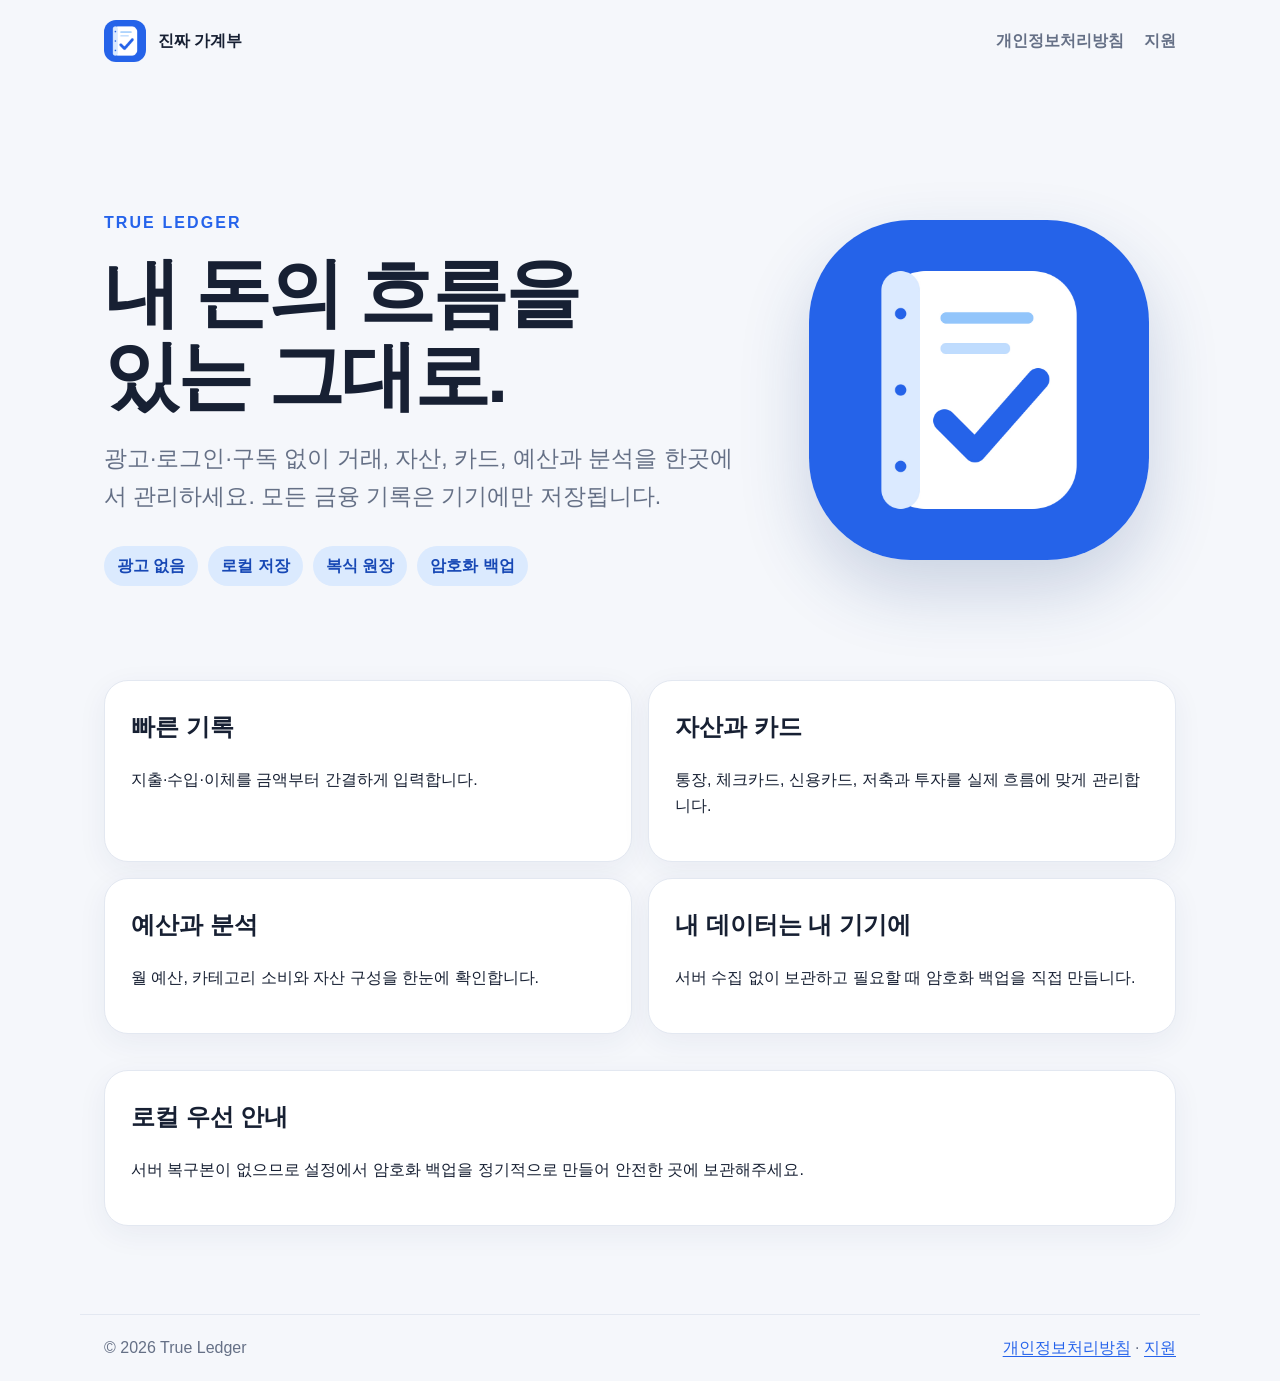
<file: index.html>
<!doctype html>
<html lang="ko">
  <head>
    <meta charset="utf-8" />
    <meta name="viewport" content="width=device-width, initial-scale=1" />
    <meta name="description" content="광고 없이 기기에만 저장하는 진짜 가계부" />
    <title>진짜 가계부 · True Ledger</title>
    <link rel="icon" href="assets/app-icon.png" />
    <link rel="stylesheet" href="assets/style.css" />
  </head>
  <body>
    <header class="site-header">
      <a class="brand" href="./" aria-label="진짜 가계부 홈">
        <img src="assets/app-icon.png" alt="" width="42" height="42" />
        <span>진짜 가계부</span>
      </a>
      <nav aria-label="주요 메뉴">
        <a href="privacy/">개인정보처리방침</a>
        <a href="support/">지원</a>
      </nav>
    </header>
    <main>
      <section class="hero">
        <div>
          <p class="eyebrow">TRUE LEDGER</p>
          <h1>내 돈의 흐름을<br />있는 그대로.</h1>
          <p class="lead">
            광고·로그인·구독 없이 거래, 자산, 카드, 예산과 분석을 한곳에서 관리하세요.
            모든 금융 기록은 기기에만 저장됩니다.
          </p>
          <div class="chips" aria-label="주요 특징">
            <span>광고 없음</span><span>로컬 저장</span><span>복식 원장</span><span>암호화 백업</span>
          </div>
        </div>
        <img class="hero-icon" src="assets/app-icon.png" alt="파란색 원장과 체크 표시 진짜 가계부 아이콘" />
      </section>
      <section class="grid" aria-label="기능 소개">
        <article><h2>빠른 기록</h2><p>지출·수입·이체를 금액부터 간결하게 입력합니다.</p></article>
        <article><h2>자산과 카드</h2><p>통장, 체크카드, 신용카드, 저축과 투자를 실제 흐름에 맞게 관리합니다.</p></article>
        <article><h2>예산과 분석</h2><p>월 예산, 카테고리 소비와 자산 구성을 한눈에 확인합니다.</p></article>
        <article><h2>내 데이터는 내 기기에</h2><p>서버 수집 없이 보관하고 필요할 때 암호화 백업을 직접 만듭니다.</p></article>
      </section>
      <section class="notice">
        <h2>로컬 우선 안내</h2>
        <p>서버 복구본이 없으므로 설정에서 암호화 백업을 정기적으로 만들어 안전한 곳에 보관해주세요.</p>
      </section>
    </main>
    <footer>
      <span>© 2026 True Ledger</span>
      <span><a href="privacy/">개인정보처리방침</a> · <a href="support/">지원</a></span>
    </footer>
  </body>
</html>
</file>
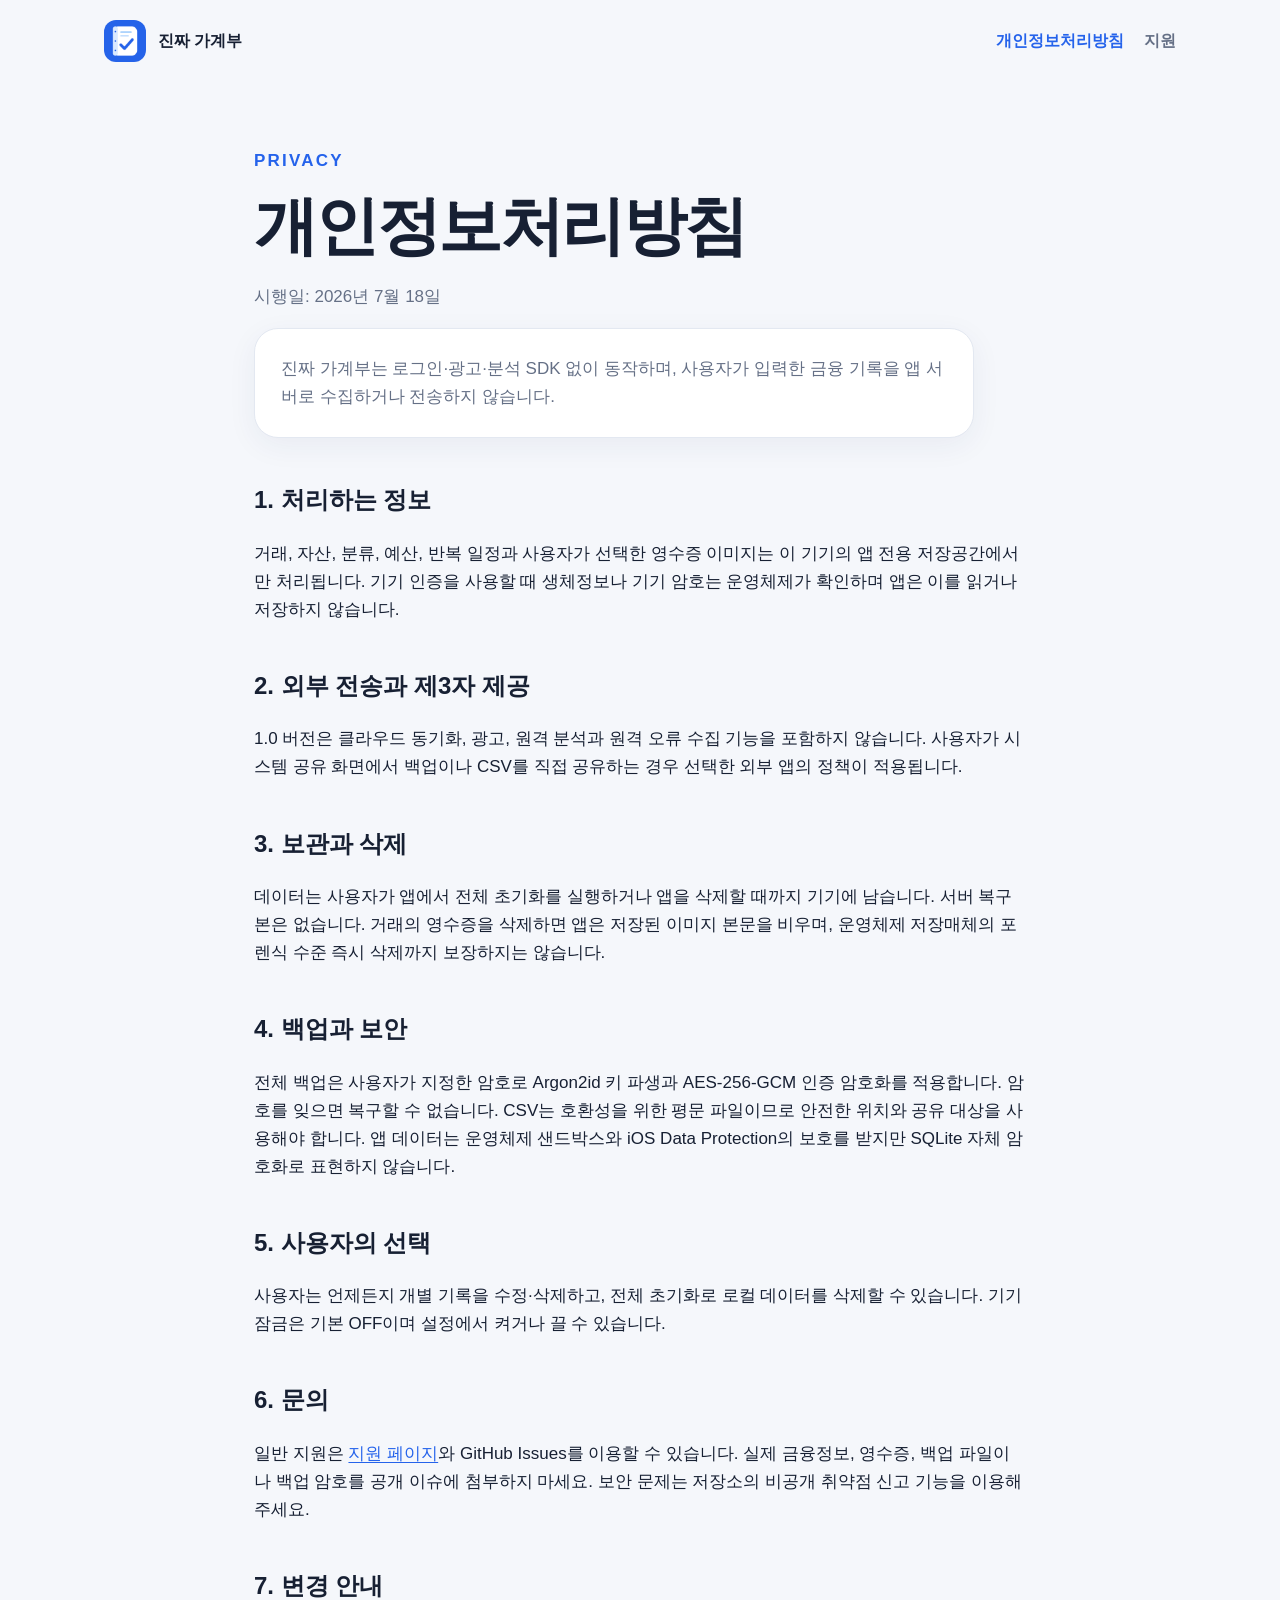
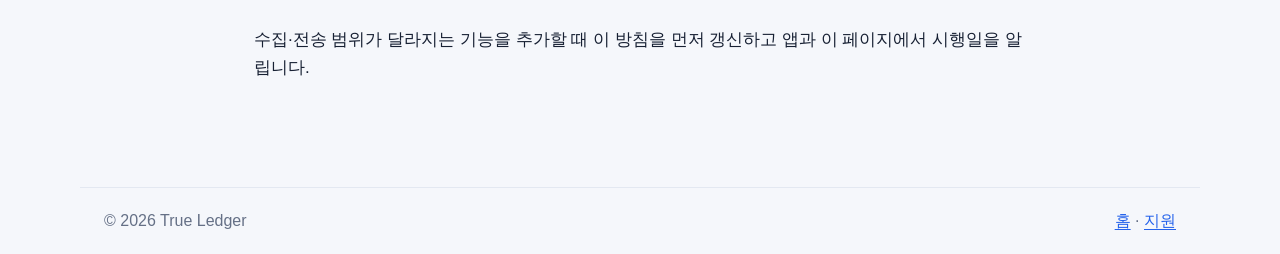
<file: privacy/index.html>
<!doctype html>
<html lang="ko">
  <head>
    <meta charset="utf-8" />
    <meta name="viewport" content="width=device-width, initial-scale=1" />
    <meta name="description" content="진짜 가계부 개인정보처리방침" />
    <title>개인정보처리방침 · 진짜 가계부</title>
    <link rel="icon" href="../assets/app-icon.png" />
    <link rel="stylesheet" href="../assets/style.css" />
  </head>
  <body>
    <header class="site-header">
      <a class="brand" href="../"><img src="../assets/app-icon.png" alt="" width="42" height="42" /><span>진짜 가계부</span></a>
      <nav aria-label="주요 메뉴"><a aria-current="page" href="./">개인정보처리방침</a><a href="../support/">지원</a></nav>
    </header>
    <main class="document">
      <p class="eyebrow">PRIVACY</p>
      <h1>개인정보처리방침</h1>
      <p class="muted">시행일: 2026년 7월 18일</p>
      <p class="summary">진짜 가계부는 로그인·광고·분석 SDK 없이 동작하며, 사용자가 입력한 금융 기록을 앱 서버로 수집하거나 전송하지 않습니다.</p>

      <h2>1. 처리하는 정보</h2>
      <p>거래, 자산, 분류, 예산, 반복 일정과 사용자가 선택한 영수증 이미지는 이 기기의 앱 전용 저장공간에서만 처리됩니다. 기기 인증을 사용할 때 생체정보나 기기 암호는 운영체제가 확인하며 앱은 이를 읽거나 저장하지 않습니다.</p>

      <h2>2. 외부 전송과 제3자 제공</h2>
      <p>1.0 버전은 클라우드 동기화, 광고, 원격 분석과 원격 오류 수집 기능을 포함하지 않습니다. 사용자가 시스템 공유 화면에서 백업이나 CSV를 직접 공유하는 경우 선택한 외부 앱의 정책이 적용됩니다.</p>

      <h2>3. 보관과 삭제</h2>
      <p>데이터는 사용자가 앱에서 전체 초기화를 실행하거나 앱을 삭제할 때까지 기기에 남습니다. 서버 복구본은 없습니다. 거래의 영수증을 삭제하면 앱은 저장된 이미지 본문을 비우며, 운영체제 저장매체의 포렌식 수준 즉시 삭제까지 보장하지는 않습니다.</p>

      <h2>4. 백업과 보안</h2>
      <p>전체 백업은 사용자가 지정한 암호로 Argon2id 키 파생과 AES-256-GCM 인증 암호화를 적용합니다. 암호를 잊으면 복구할 수 없습니다. CSV는 호환성을 위한 평문 파일이므로 안전한 위치와 공유 대상을 사용해야 합니다. 앱 데이터는 운영체제 샌드박스와 iOS Data Protection의 보호를 받지만 SQLite 자체 암호화로 표현하지 않습니다.</p>

      <h2>5. 사용자의 선택</h2>
      <p>사용자는 언제든지 개별 기록을 수정·삭제하고, 전체 초기화로 로컬 데이터를 삭제할 수 있습니다. 기기 잠금은 기본 OFF이며 설정에서 켜거나 끌 수 있습니다.</p>

      <h2>6. 문의</h2>
      <p>일반 지원은 <a href="../support/">지원 페이지</a>와 GitHub Issues를 이용할 수 있습니다. 실제 금융정보, 영수증, 백업 파일이나 백업 암호를 공개 이슈에 첨부하지 마세요. 보안 문제는 저장소의 비공개 취약점 신고 기능을 이용해주세요.</p>

      <h2>7. 변경 안내</h2>
      <p>수집·전송 범위가 달라지는 기능을 추가할 때 이 방침을 먼저 갱신하고 앱과 이 페이지에서 시행일을 알립니다.</p>
    </main>
    <footer><span>© 2026 True Ledger</span><span><a href="../">홈</a> · <a href="../support/">지원</a></span></footer>
  </body>
</html>
</file>
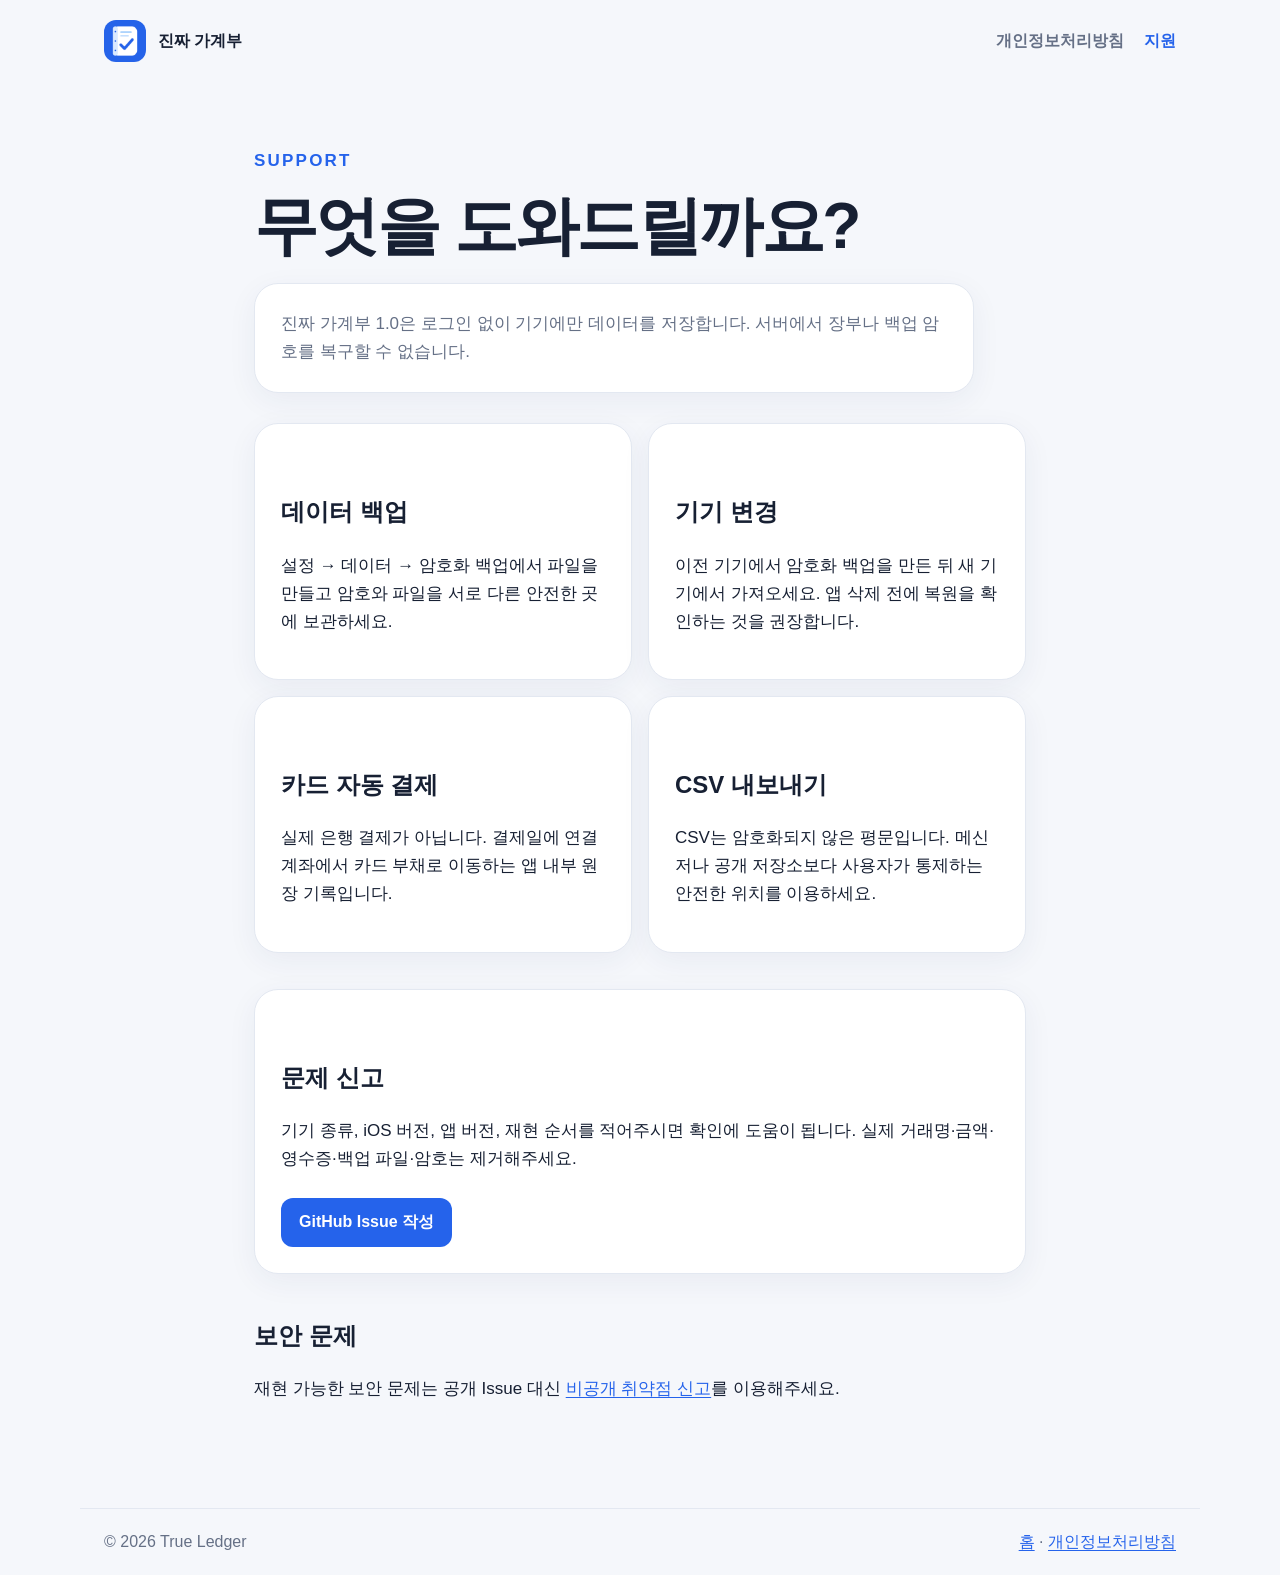
<file: support/index.html>
<!doctype html>
<html lang="ko">
  <head>
    <meta charset="utf-8" />
    <meta name="viewport" content="width=device-width, initial-scale=1" />
    <meta name="description" content="진짜 가계부 지원" />
    <title>지원 · 진짜 가계부</title>
    <link rel="icon" href="../assets/app-icon.png" />
    <link rel="stylesheet" href="../assets/style.css" />
  </head>
  <body>
    <header class="site-header">
      <a class="brand" href="../"><img src="../assets/app-icon.png" alt="" width="42" height="42" /><span>진짜 가계부</span></a>
      <nav aria-label="주요 메뉴"><a href="../privacy/">개인정보처리방침</a><a aria-current="page" href="./">지원</a></nav>
    </header>
    <main class="document">
      <p class="eyebrow">SUPPORT</p>
      <h1>무엇을 도와드릴까요?</h1>
      <p class="summary">진짜 가계부 1.0은 로그인 없이 기기에만 데이터를 저장합니다. 서버에서 장부나 백업 암호를 복구할 수 없습니다.</p>
      <div class="grid support-grid">
        <article><h2>데이터 백업</h2><p>설정 → 데이터 → 암호화 백업에서 파일을 만들고 암호와 파일을 서로 다른 안전한 곳에 보관하세요.</p></article>
        <article><h2>기기 변경</h2><p>이전 기기에서 암호화 백업을 만든 뒤 새 기기에서 가져오세요. 앱 삭제 전에 복원을 확인하는 것을 권장합니다.</p></article>
        <article><h2>카드 자동 결제</h2><p>실제 은행 결제가 아닙니다. 결제일에 연결 계좌에서 카드 부채로 이동하는 앱 내부 원장 기록입니다.</p></article>
        <article><h2>CSV 내보내기</h2><p>CSV는 암호화되지 않은 평문입니다. 메신저나 공개 저장소보다 사용자가 통제하는 안전한 위치를 이용하세요.</p></article>
      </div>
      <section class="notice">
        <h2>문제 신고</h2>
        <p>기기 종류, iOS 버전, 앱 버전, 재현 순서를 적어주시면 확인에 도움이 됩니다. 실제 거래명·금액·영수증·백업 파일·암호는 제거해주세요.</p>
        <a class="button" href="https://github.com/eliez3r/true-ledger-support/issues/new">GitHub Issue 작성</a>
      </section>
      <h2>보안 문제</h2>
      <p>재현 가능한 보안 문제는 공개 Issue 대신 <a href="https://github.com/eliez3r/true-ledger/security/advisories/new">비공개 취약점 신고</a>를 이용해주세요.</p>
    </main>
    <footer><span>© 2026 True Ledger</span><span><a href="../">홈</a> · <a href="../privacy/">개인정보처리방침</a></span></footer>
  </body>
</html>
</file>
<file: assets/style.css>
:root { color-scheme: light dark; --blue:#2563eb; --ink:#172033; --muted:#657086; --bg:#f5f7fb; --card:#fff; --line:#e3e8f1; }
* { box-sizing: border-box; }
html { font-family: -apple-system, BlinkMacSystemFont, "Apple SD Gothic Neo", "Noto Sans KR", sans-serif; line-height: 1.65; background: var(--bg); color: var(--ink); }
body { margin: 0; }
a { color: var(--blue); text-underline-offset: 3px; }
.site-header, footer { max-width: 1120px; margin: auto; padding: 20px 24px; display:flex; align-items:center; justify-content:space-between; gap:24px; }
.brand { display:flex; align-items:center; gap:12px; color:var(--ink); text-decoration:none; font-weight:850; }
.brand img { border-radius:12px; }
nav { display:flex; gap:20px; }
nav a { color:var(--muted); text-decoration:none; font-weight:700; }
nav a[aria-current="page"] { color:var(--blue); }
main { max-width:1120px; margin:auto; padding:48px 24px 88px; }
.hero { min-height:520px; display:grid; grid-template-columns: 1.4fr .8fr; align-items:center; gap:64px; }
.hero h1, .document h1 { font-size:clamp(42px, 7vw, 76px); line-height:1.08; letter-spacing:-.04em; margin:8px 0 22px; }
.lead, .summary { font-size:clamp(18px, 2.3vw, 23px); color:var(--muted); max-width:720px; }
.eyebrow { color:var(--blue); font-weight:900; letter-spacing:.13em; }
.hero-icon { width:min(100%, 340px); border-radius:30%; box-shadow:0 30px 70px rgba(32,64,130,.2); }
.chips { display:flex; flex-wrap:wrap; gap:10px; margin-top:30px; }
.chips span { background:#dbeafe; color:#1748b5; padding:7px 13px; border-radius:999px; font-weight:750; }
.grid { display:grid; grid-template-columns:repeat(2,minmax(0,1fr)); gap:16px; margin:30px 0; }
article, .notice, .summary { background:var(--card); border:1px solid var(--line); border-radius:24px; padding:26px; box-shadow:0 8px 30px rgba(31,52,94,.06); }
article h2, .notice h2 { margin-top:0; }
.notice { margin-top:36px; }
.document { max-width:820px; }
.document h1 { font-size:clamp(40px,6vw,64px); }
.document h2 { margin-top:42px; }
.document p { font-size:17px; }
.muted, footer { color:var(--muted); }
.button { display:inline-block; margin-top:8px; padding:11px 18px; color:white; background:var(--blue); border-radius:12px; text-decoration:none; font-weight:800; }
footer { border-top:1px solid var(--line); }
@media (max-width:720px) { .site-header, footer { align-items:flex-start; flex-direction:column; } nav { gap:14px; font-size:14px; } .hero { grid-template-columns:1fr; min-height:auto; } .hero-icon { width:180px; grid-row:1; } .grid { grid-template-columns:1fr; } main { padding-top:28px; } }
@media (prefers-color-scheme:dark) { :root { --ink:#edf2ff; --muted:#aeb8cb; --bg:#111318; --card:#191d25; --line:#2d3440; } .chips span { background:#18376f; color:#bfdbfe; } }
</file>
